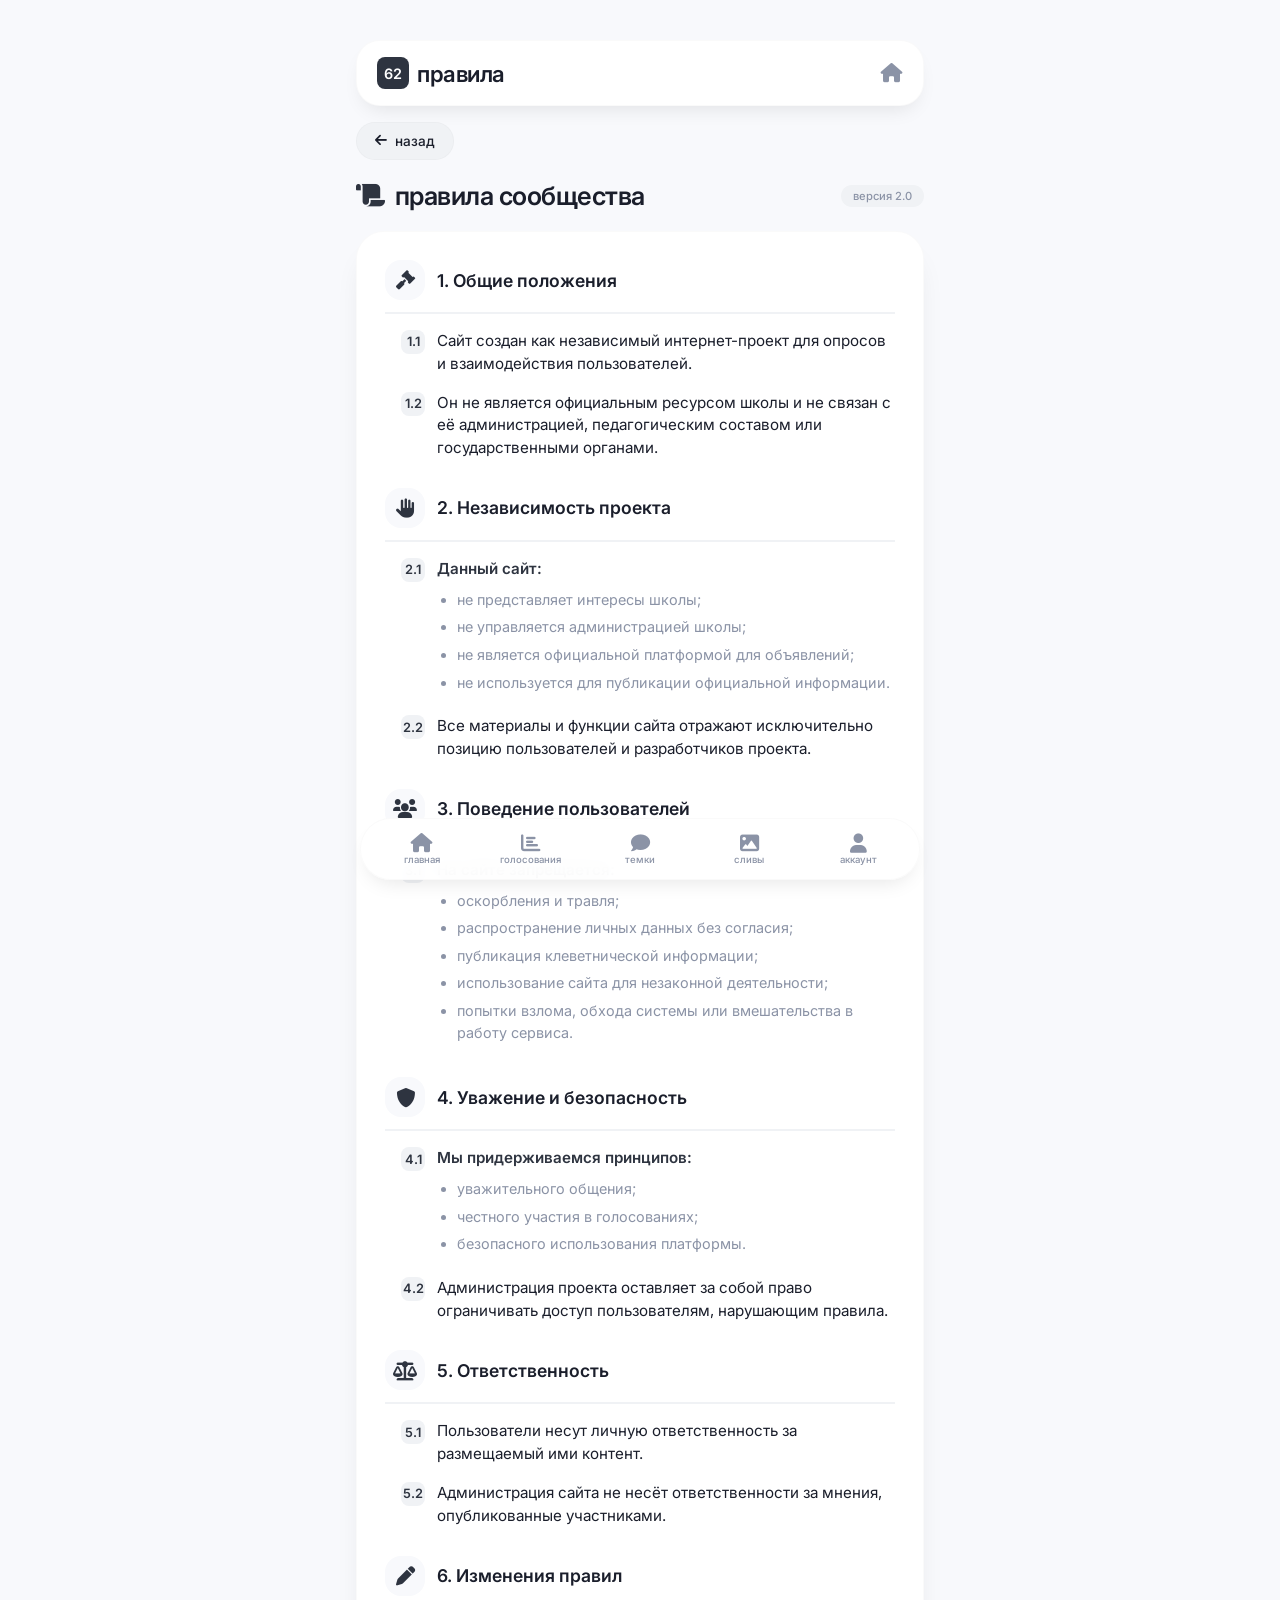
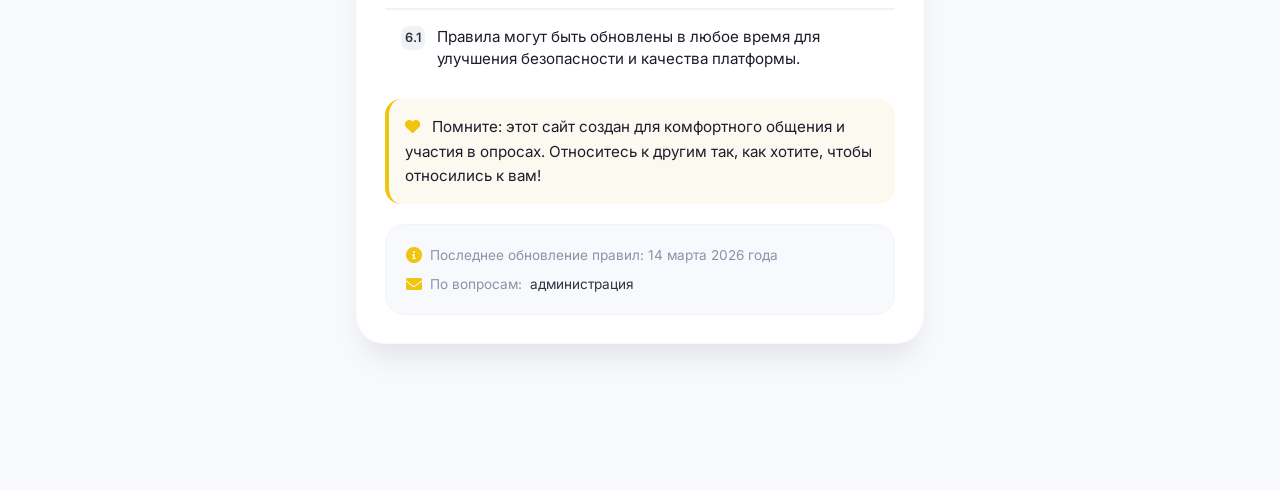
<file: rules.html>
<!DOCTYPE html>
<html lang="ru">
<head>
    <meta charset="UTF-8">
    <meta name="viewport" content="width=device-width, initial-scale=1.0, maximum-scale=1.0, user-scalable=yes">
    <title>правила | школа 62</title>
    <link rel="preconnect" href="https://fonts.googleapis.com">
    <link rel="preconnect" href="https://fonts.gstatic.com" crossorigin>
    <link href="https://fonts.googleapis.com/css2?family=Inter:wght@300;400;500;600;700&display=swap" rel="stylesheet">
    <style>
        * {
            margin: 0;
            padding: 0;
            box-sizing: border-box;
            font-family: 'Inter', -apple-system, BlinkMacSystemFont, sans-serif;
        }

        body {
            background: #f8f9fc;
            min-height: 100vh;
            display: flex;
            justify-content: center;
            align-items: flex-start;
            padding: 32px 0;
        }

        .container {
            max-width: 600px;
            width: 100%;
            background: #f8f9fc;
            position: relative;
            padding: 0 16px;
        }

        .main-content {
            display: block;
            padding-bottom: 90px;
        }

        /* HEADER */
        .header {
            background: #ffffff;
            border-radius: 24px;
            padding: 16px 20px;
            margin: 8px 0 16px 0;
            box-shadow: 0 10px 20px -8px rgba(0, 0, 0, 0.1);
            border: 1px solid rgba(0, 0, 0, 0.02);
        }

        .header-content {
            display: flex;
            justify-content: space-between;
            align-items: center;
        }

        .logo {
            display: flex;
            align-items: center;
            gap: 8px;
        }

        .logo-icon {
            width: 32px;
            height: 32px;
            background: #2e3440;
            border-radius: 8px;
            display: flex;
            align-items: center;
            justify-content: center;
            color: white;
            font-weight: 600;
            font-size: 0.9rem;
        }

        .logo h1 {
            font-size: 1.4rem;
            font-weight: 600;
            color: #1a1e2b;
            letter-spacing: -0.5px;
        }

        .header-icons {
            display: flex;
            gap: 16px;
        }

        .header-icon {
            font-size: 1.2rem;
            color: #8b93a6;
            transition: color 0.2s;
            cursor: pointer;
            text-decoration: none;
        }

        .header-icon:hover {
            color: #2e3440;
        }

        /* NAVIGATION BAR */
        .nav-bar {
            background: #ffffff;
            border-radius: 40px;
            padding: 6px;
            margin-bottom: 20px;
            display: flex;
            gap: 4px;
            box-shadow: 0 4px 8px -4px rgba(0, 0, 0, 0.05);
            border: 1px solid rgba(0, 0, 0, 0.02);
        }

        .nav-link {
            display: flex;
            align-items: center;
            gap: 8px;
            padding: 10px 16px;
            border-radius: 30px;
            color: #8b93a6;
            text-decoration: none;
            font-size: 0.9rem;
            font-weight: 500;
            transition: all 0.2s;
            flex: 1;
            justify-content: center;
        }

        .nav-link i {
            font-size: 1rem;
        }

        .nav-link:hover {
            background: #f0f2f5;
            color: #2e3440;
        }

        .nav-link.active {
            background: #f0f2f5;
            color: #2e3440;
        }

        /* PAGE TITLE */
        .page-title {
            margin-bottom: 20px;
            display: flex;
            align-items: center;
            justify-content: space-between;
        }

        .page-title h1 {
            font-size: 1.6rem;
            font-weight: 600;
            color: #1a1e2b;
            letter-spacing: -0.5px;
            display: flex;
            align-items: center;
            gap: 10px;
        }

        .version-badge {
            background: #f0f2f5;
            color: #8b93a6;
            padding: 4px 12px;
            border-radius: 30px;
            font-size: 0.7rem;
            font-weight: 500;
        }

        /* RULES CARD */
        .rules-card {
            background: #ffffff;
            border-radius: 28px;
            padding: 28px;
            margin-bottom: 24px;
            box-shadow: 0 20px 30px -10px rgba(0, 0, 0, 0.1);
            border: 1px solid rgba(0, 0, 0, 0.02);
        }

        .rules-section {
            margin-bottom: 28px;
        }

        .rules-section:last-child {
            margin-bottom: 0;
        }

        .section-header {
            display: flex;
            align-items: center;
            gap: 12px;
            margin-bottom: 16px;
            padding-bottom: 12px;
            border-bottom: 2px solid #f0f2f5;
        }

        .section-icon {
            width: 40px;
            height: 40px;
            background: #f8f9fc;
            border-radius: 16px;
            display: flex;
            align-items: center;
            justify-content: center;
            color: #2e3440;
            font-size: 1.2rem;
        }

        .section-header h2 {
            font-size: 1.1rem;
            font-weight: 600;
            color: #1a1e2b;
        }

        .section-content {
            padding-left: 16px;
        }

        .rule-item {
            display: flex;
            gap: 12px;
            margin-bottom: 16px;
            color: #1a1e2b;
            font-size: 0.95rem;
            line-height: 1.5;
        }

        .rule-item:last-child {
            margin-bottom: 0;
        }

        .rule-number {
            width: 24px;
            height: 24px;
            background: #f0f2f5;
            border-radius: 8px;
            display: flex;
            align-items: center;
            justify-content: center;
            font-size: 0.8rem;
            font-weight: 600;
            color: #2e3440;
            flex-shrink: 0;
        }

        .rule-text {
            flex: 1;
        }

        .rule-text strong {
            color: #2e3440;
            font-weight: 600;
        }

        .rule-text ul {
            margin-top: 8px;
            margin-left: 20px;
            color: #8b93a6;
            font-size: 0.9rem;
        }

        .rule-text li {
            margin-bottom: 6px;
        }

        .highlight {
            background: #fcf9f0;
            border-left: 4px solid #f1c40f;
            padding: 16px;
            border-radius: 16px;
            margin: 20px 0;
        }

        .highlight p {
            color: #1a1e2b;
            font-size: 0.95rem;
            line-height: 1.6;
        }

        /* INFO CARD */
        .info-card {
            background: #f8f9fc;
            border-radius: 20px;
            padding: 20px;
            margin-top: 20px;
            border: 1px solid rgba(0, 0, 0, 0.02);
        }

        .info-card p {
            color: #8b93a6;
            font-size: 0.85rem;
            line-height: 1.5;
            display: flex;
            align-items: center;
            gap: 8px;
        }

        .info-card i {
            color: #f1c40f;
            font-size: 1rem;
        }

        /* BACK LINK */
        .back-link {
            margin-bottom: 20px;
        }

        .back-btn {
            background: #f0f2f5;
            color: #1a1e2b;
            border: none;
            padding: 10px 18px;
            border-radius: 30px;
            font-weight: 500;
            font-size: 0.85rem;
            cursor: pointer;
            transition: all 0.2s;
            border: 1px solid rgba(0, 0, 0, 0.02);
            display: inline-flex;
            align-items: center;
            gap: 8px;
            text-decoration: none;
        }

        .back-btn:hover {
            background: #e4e6e9;
        }

        /* BOTTOM NAVIGATION */
        .bottom-nav {
            position: fixed;
            bottom: 20px;
            left: 50%;
            transform: translateX(-50%);
            max-width: 560px;
            width: calc(100% - 32px);
            background: #ffffff;
            border-radius: 40px;
            padding: 6px;
            display: flex;
            justify-content: space-around;
            box-shadow: 0 10px 20px -8px rgba(0, 0, 0, 0.1);
            border: 1px solid rgba(0, 0, 0, 0.02);
            z-index: 1000;
            backdrop-filter: blur(10px);
            background: rgba(255, 255, 255, 0.95);
        }

        .nav-item-bottom {
            display: flex;
            flex-direction: column;
            align-items: center;
            color: #8b93a6;
            text-decoration: none;
            font-size: 0.6rem;
            font-weight: 500;
            flex: 1;
            padding: 8px 0;
            border-radius: 30px;
            transition: all 0.2s;
        }

        .nav-item-bottom.active {
            background: #f0f2f5;
            color: #2e3440;
        }

        .nav-item-bottom:hover {
            color: #2e3440;
            background: #f8f9fc;
        }

        .nav-icon-bottom {
            font-size: 1.2rem;
            margin-bottom: 2px;
        }

        /* RESPONSIVE */
        @media (max-width: 600px) {
            body {
                padding: 16px 0;
            }

            .section-header {
                flex-direction: column;
                text-align: center;
            }

            .section-content {
                padding-left: 0;
            }

            .rule-item {
                flex-direction: column;
                gap: 8px;
            }

            .rule-number {
                width: 100%;
                text-align: left;
                background: transparent;
                justify-content: flex-start;
                padding-left: 0;
            }
        }
    </style>
    <link rel="stylesheet" href="https://cdnjs.cloudflare.com/ajax/libs/font-awesome/6.0.0/css/all.min.css">
</head>
<body>
    <div class="container">
        <div class="main-content">
            <!-- Header -->
            <div class="header">
                <div class="header-content">
                    <div class="logo">
                        <div class="logo-icon">62</div>
                        <h1>правила</h1>
                    </div>
                    <div class="header-icons">
                        <a href="https://ggfh-becouse.github.io/school62-vote/index.html" class="header-icon">
                            <i class="fas fa-home"></i>
                        </a>
                    </div>
                </div>
            </div>

            <!-- Back Link -->
            <div class="back-link">
                <a href="javascript:history.back()" class="back-btn">
                    <i class="fas fa-arrow-left"></i> назад
                </a>
            </div>

            <!-- Page Title -->
            <div class="page-title">
                <h1>
                    <i class="fas fa-scroll" style="color: #2e3440;"></i>
                    правила сообщества
                </h1>
                <span class="version-badge">версия 2.0</span>
            </div>

            <!-- Rules Card -->
            <div class="rules-card">
                <!-- Раздел 1: Общие положения -->
                <div class="rules-section">
                    <div class="section-header">
                        <div class="section-icon">
                            <i class="fas fa-gavel"></i>
                        </div>
                        <h2>1. Общие положения</h2>
                    </div>
                    <div class="section-content">
                        <div class="rule-item">
                            <div class="rule-number">1.1</div>
                            <div class="rule-text">
                                Сайт создан как независимый интернет-проект для опросов и взаимодействия пользователей.
                            </div>
                        </div>
                        <div class="rule-item">
                            <div class="rule-number">1.2</div>
                            <div class="rule-text">
                                Он не является официальным ресурсом школы и не связан с её администрацией, педагогическим составом или государственными органами.
                            </div>
                        </div>
                    </div>
                </div>

                <!-- Раздел 2: Независимость проекта -->
                <div class="rules-section">
                    <div class="section-header">
                        <div class="section-icon">
                            <i class="fas fa-hand"></i>
                        </div>
                        <h2>2. Независимость проекта</h2>
                    </div>
                    <div class="section-content">
                        <div class="rule-item">
                            <div class="rule-number">2.1</div>
                            <div class="rule-text">
                                <strong>Данный сайт:</strong>
                                <ul>
                                    <li>не представляет интересы школы;</li>
                                    <li>не управляется администрацией школы;</li>
                                    <li>не является официальной платформой для объявлений;</li>
                                    <li>не используется для публикации официальной информации.</li>
                                </ul>
                            </div>
                        </div>
                        <div class="rule-item">
                            <div class="rule-number">2.2</div>
                            <div class="rule-text">
                                Все материалы и функции сайта отражают исключительно позицию пользователей и разработчиков проекта.
                            </div>
                        </div>
                    </div>
                </div>

                <!-- Раздел 3: Поведение пользователей -->
                <div class="rules-section">
                    <div class="section-header">
                        <div class="section-icon">
                            <i class="fas fa-users"></i>
                        </div>
                        <h2>3. Поведение пользователей</h2>
                    </div>
                    <div class="section-content">
                        <div class="rule-item">
                            <div class="rule-number">3.1</div>
                            <div class="rule-text">
                                <strong>На сайте запрещается:</strong>
                                <ul>
                                    <li>оскорбления и травля;</li>
                                    <li>распространение личных данных без согласия;</li>
                                    <li>публикация клеветнической информации;</li>
                                    <li>использование сайта для незаконной деятельности;</li>
                                    <li>попытки взлома, обхода системы или вмешательства в работу сервиса.</li>
                                </ul>
                            </div>
                        </div>
                    </div>
                </div>

                <!-- Раздел 4: Уважение и безопасность -->
                <div class="rules-section">
                    <div class="section-header">
                        <div class="section-icon">
                            <i class="fas fa-shield-alt"></i>
                        </div>
                        <h2>4. Уважение и безопасность</h2>
                    </div>
                    <div class="section-content">
                        <div class="rule-item">
                            <div class="rule-number">4.1</div>
                            <div class="rule-text">
                                <strong>Мы придерживаемся принципов:</strong>
                                <ul>
                                    <li>уважительного общения;</li>
                                    <li>честного участия в голосованиях;</li>
                                    <li>безопасного использования платформы.</li>
                                </ul>
                            </div>
                        </div>
                        <div class="rule-item">
                            <div class="rule-number">4.2</div>
                            <div class="rule-text">
                                Администрация проекта оставляет за собой право ограничивать доступ пользователям, нарушающим правила.
                            </div>
                        </div>
                    </div>
                </div>

                <!-- Раздел 5: Ответственность -->
                <div class="rules-section">
                    <div class="section-header">
                        <div class="section-icon">
                            <i class="fas fa-scale-balanced"></i>
                        </div>
                        <h2>5. Ответственность</h2>
                    </div>
                    <div class="section-content">
                        <div class="rule-item">
                            <div class="rule-number">5.1</div>
                            <div class="rule-text">
                                Пользователи несут личную ответственность за размещаемый ими контент.
                            </div>
                        </div>
                        <div class="rule-item">
                            <div class="rule-number">5.2</div>
                            <div class="rule-text">
                                Администрация сайта не несёт ответственности за мнения, опубликованные участниками.
                            </div>
                        </div>
                    </div>
                </div>

                <!-- Раздел 6: Изменения правил -->
                <div class="rules-section">
                    <div class="section-header">
                        <div class="section-icon">
                            <i class="fas fa-pen"></i>
                        </div>
                        <h2>6. Изменения правил</h2>
                    </div>
                    <div class="section-content">
                        <div class="rule-item">
                            <div class="rule-number">6.1</div>
                            <div class="rule-text">
                                Правила могут быть обновлены в любое время для улучшения безопасности и качества платформы.
                            </div>
                        </div>
                    </div>
                </div>

                <!-- Важное дополнение -->
                <div class="highlight">
                    <p>
                        <i class="fas fa-heart" style="color: #f1c40f; margin-right: 8px;"></i>
                        Помните: этот сайт создан для комфортного общения и участия в опросах. 
                        Относитесь к другим так, как хотите, чтобы относились к вам!
                    </p>
                </div>

                <!-- Информация -->
                <div class="info-card">
                    <p>
                        <i class="fas fa-info-circle"></i>
                        Последнее обновление правил: 14 марта 2026 года
                    </p>
                    <p style="margin-top: 8px;">
                        <i class="fas fa-envelope"></i>
                        По вопросам: <a href="#" style="color: #2e3440; text-decoration: none;">администрация</a>
                    </p>
                </div>
            </div>
        </div>
    </div>

    <!-- Bottom Navigation -->
    <nav class="bottom-nav">
        <a href="https://ggfh-becouse.github.io/school62-vote/index.html" class="nav-item-bottom">
            <i class="fas fa-home nav-icon-bottom"></i>
            <span>главная</span>
        </a>
        <a href="https://ggfh-becouse.github.io/school62-vote/votes.html" class="nav-item-bottom">
            <i class="fas fa-chart-bar nav-icon-bottom"></i>
            <span>голосования</span>
        </a>
        <a href="https://ggfh-becouse.github.io/school62-vote/threads.html" class="nav-item-bottom">
            <i class="fas fa-comment nav-icon-bottom"></i>
            <span>темки</span>
        </a>
        <a href="https://ggfh-becouse.github.io/school62-vote/slivy.html" class="nav-item-bottom">
            <i class="fas fa-image nav-icon-bottom"></i>
            <span>сливы</span>
        </a>
        <a href="https://ggfh-becouse.github.io/school62-vote/your_account.html" class="nav-item-bottom">
            <i class="fas fa-user nav-icon-bottom"></i>
            <span>аккаунт</span>
        </a>
    </nav>

    <div id="messageContainer"></div>

    <script>
        // Простой скрипт для красивого отображения (по желанию)
        document.addEventListener('DOMContentLoaded', function() {
            // Можно добавить анимацию появления
            const rules = document.querySelectorAll('.rules-section');
            rules.forEach((rule, index) => {
                rule.style.animation = `fadeIn 0.3s ease ${index * 0.1}s both`;
            });
        });
    </script>

    <style>
        @keyframes fadeIn {
            from { opacity: 0; transform: translateY(10px); }
            to { opacity: 1; transform: translateY(0); }
        }
    </style>
</body>
</html>
</file>
